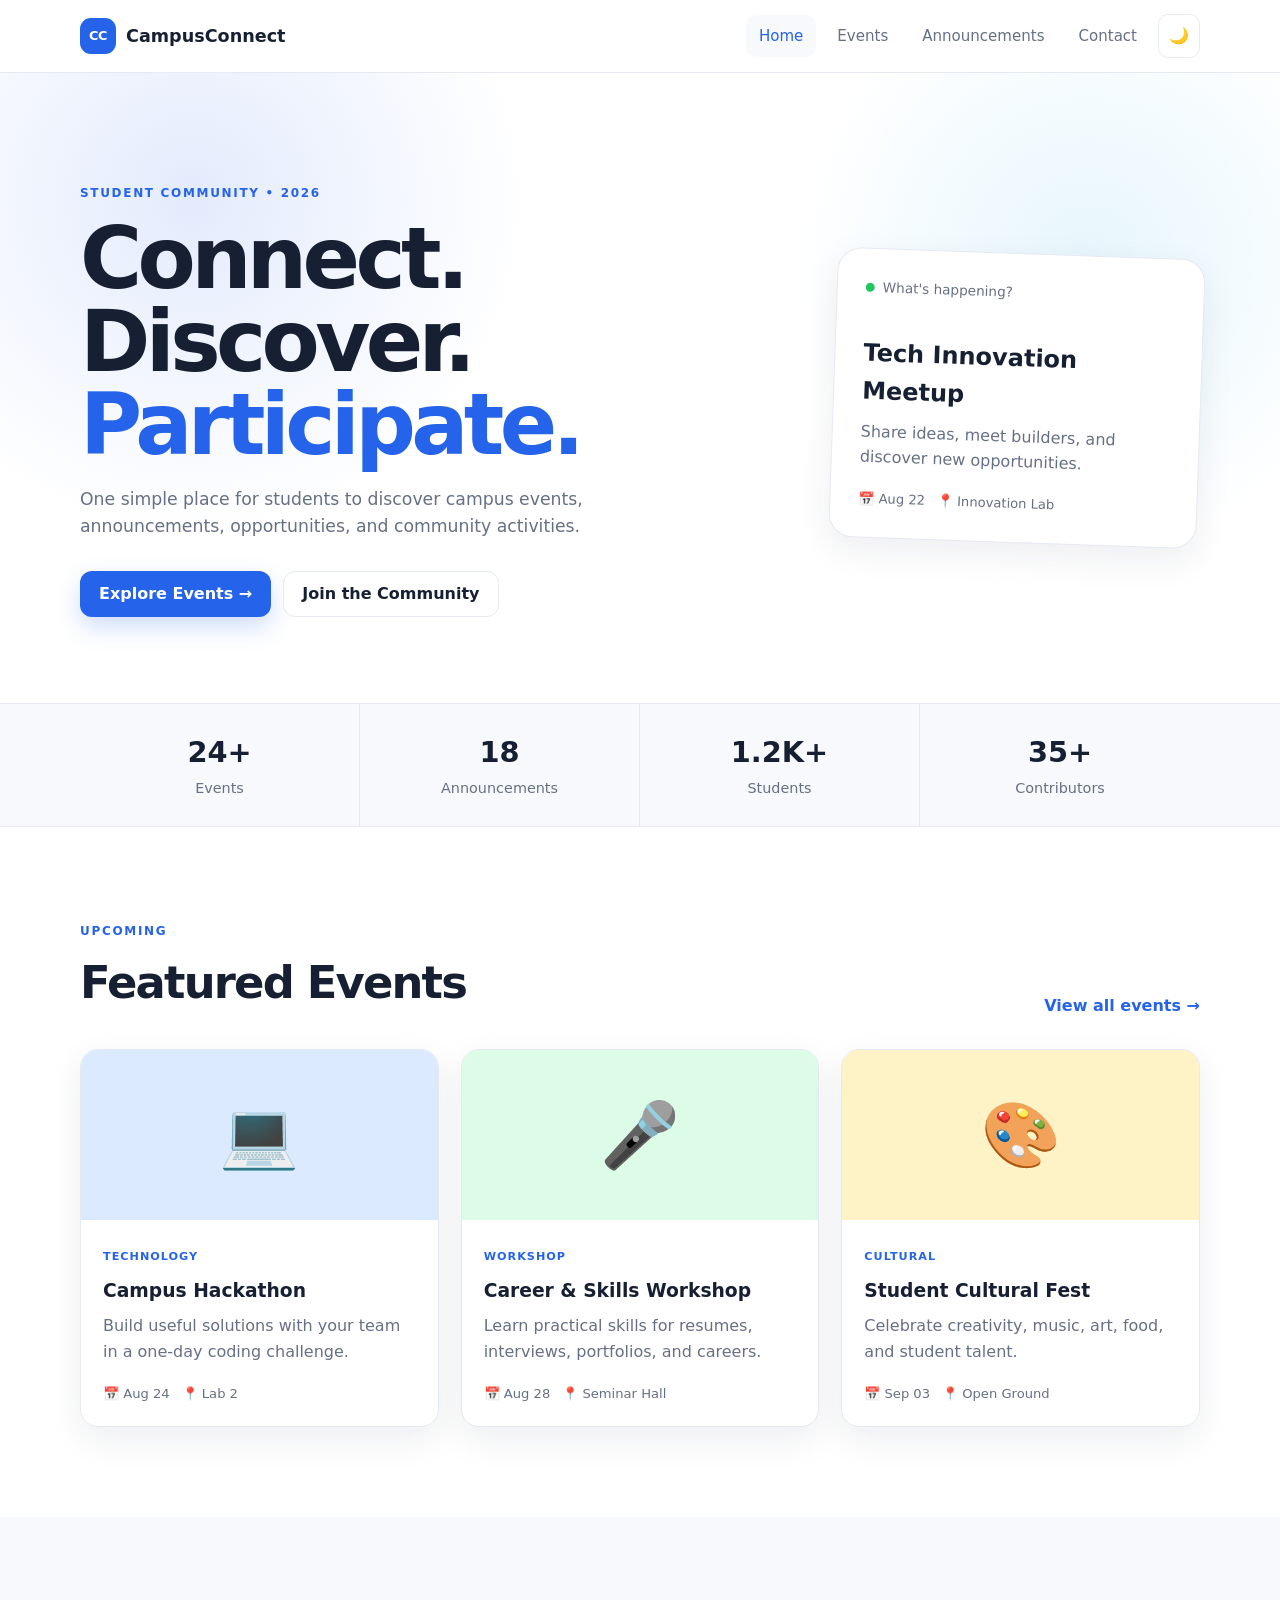
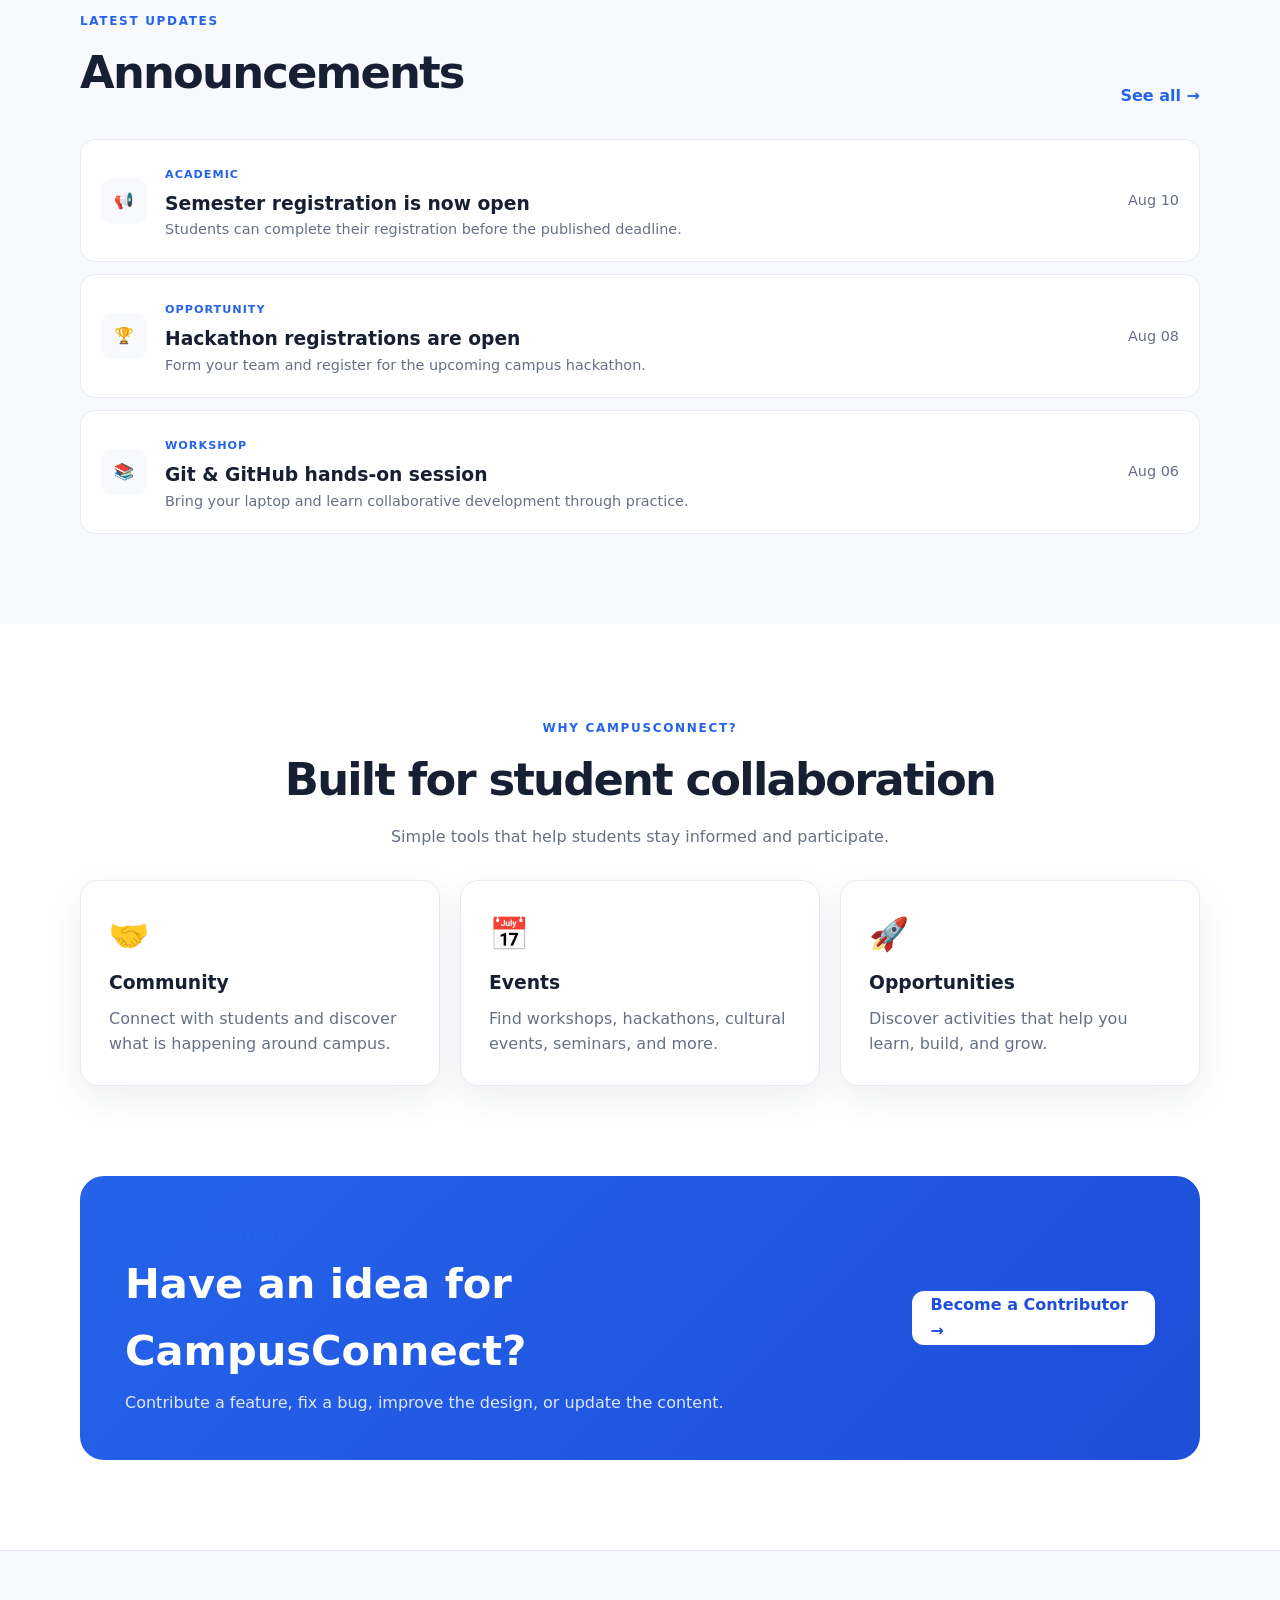
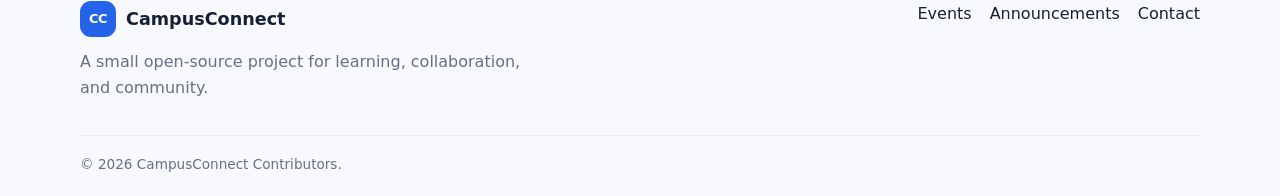
<file: index.html>
<!DOCTYPE html>
<html lang="en">
<head>
  <meta charset="UTF-8">
  <meta name="viewport" content="width=device-width, initial-scale=1.0">
  <meta name="description" content="CampusConnect - A simple student community platform.">
  <title>CampusConnect | Student Community</title>
  <link rel="stylesheet" href="style.css">
</head>
<body>
  <header class="site-header">
    <nav class="navbar container">
      <a class="brand" href="index.html" aria-label="CampusConnect Home">
        <span class="brand-mark">CC</span>
        <span>CampusConnect</span>
      </a>

      <button class="menu-toggle" id="menuToggle" aria-label="Open navigation" aria-expanded="false">☰</button>

      <div class="nav-links" id="navLinks">
        <a class="active" href="index.html">Home</a>
        <a href="pages/events.html">Events</a>
        <a href="pages/announcements.html">Announcements</a>
        <a href="pages/contact.html">Contact</a>
        <button class="theme-toggle" id="themeToggle" aria-label="Toggle dark mode">🌙</button>
      </div>
    </nav>
  </header>

  <main>
    <section class="hero">
      <div class="container hero-content">
        <div class="hero-copy">
          <span class="eyebrow">STUDENT COMMUNITY • 2026</span>
          <h1>Connect. Discover. <span>Participate.</span></h1>
          <p>
            One simple place for students to discover campus events,
            announcements, opportunities, and community activities.
          </p>
          <div class="hero-actions">
            <a class="btn btn-primary" href="pages/events.html">Explore Events →</a>
            <a class="btn btn-secondary" href="pages/contact.html">Join the Community</a>
          </div>
        </div>

        <div class="hero-card">
          <div class="hero-card-top">
            <span class="status-dot"></span>
            <span>What's happening?</span>
          </div>
          <h3>Tech Innovation Meetup</h3>
          <p>Share ideas, meet builders, and discover new opportunities.</p>
          <div class="event-meta">
            <span>📅 Aug 22</span>
            <span>📍 Innovation Lab</span>
          </div>
        </div>
      </div>
    </section>

    <section class="stats-section">
      <div class="container stats-grid">
        <div class="stat-card"><strong>24+</strong><span>Events</span></div>
        <div class="stat-card"><strong>18</strong><span>Announcements</span></div>
        <div class="stat-card"><strong>1.2K+</strong><span>Students</span></div>
        <div class="stat-card"><strong>35+</strong><span>Contributors</span></div>
      </div>
    </section>

    <section class="section container">
      <div class="section-heading">
        <div>
          <span class="eyebrow">UPCOMING</span>
          <h2>Featured Events</h2>
        </div>
        <a class="text-link" href="pages/events.html">View all events →</a>
      </div>

      <div class="card-grid">
        <article class="event-card">
          <div class="card-banner banner-one">💻</div>
          <div class="card-body">
            <span class="tag">TECHNOLOGY</span>
            <h3>Campus Hackathon</h3>
            <p>Build useful solutions with your team in a one-day coding challenge.</p>
            <div class="event-meta"><span>📅 Aug 24</span><span>📍 Lab 2</span></div>
          </div>
        </article>

        <article class="event-card">
          <div class="card-banner banner-two">🎤</div>
          <div class="card-body">
            <span class="tag">WORKSHOP</span>
            <h3>Career &amp; Skills Workshop</h3>
            <p>Learn practical skills for resumes, interviews, portfolios, and careers.</p>
            <div class="event-meta"><span>📅 Aug 28</span><span>📍 Seminar Hall</span></div>
          </div>
        </article>

        <article class="event-card">
          <div class="card-banner banner-three">🎨</div>
          <div class="card-body">
            <span class="tag">CULTURAL</span>
            <h3>Student Cultural Fest</h3>
            <p>Celebrate creativity, music, art, food, and student talent.</p>
            <div class="event-meta"><span>📅 Sep 03</span><span>📍 Open Ground</span></div>
          </div>
        </article>
      </div>
    </section>

    <section class="section section-soft">
      <div class="container">
        <div class="section-heading">
          <div>
            <span class="eyebrow">LATEST UPDATES</span>
            <h2>Announcements</h2>
          </div>
          <a class="text-link" href="pages/announcements.html">See all →</a>
        </div>

        <div class="announcement-list">
          <article class="announcement">
            <span class="announcement-icon">📢</span>
            <div>
              <span class="tag">ACADEMIC</span>
              <h3>Semester registration is now open</h3>
              <p>Students can complete their registration before the published deadline.</p>
            </div>
            <time datetime="2026-08-10">Aug 10</time>
          </article>

          <article class="announcement">
            <span class="announcement-icon">🏆</span>
            <div>
              <span class="tag">OPPORTUNITY</span>
              <h3>Hackathon registrations are open</h3>
              <p>Form your team and register for the upcoming campus hackathon.</p>
            </div>
            <time datetime="2026-08-08">Aug 08</time>
          </article>

          <article class="announcement">
            <span class="announcement-icon">📚</span>
            <div>
              <span class="tag">WORKSHOP</span>
              <h3>Git &amp; GitHub hands-on session</h3>
              <p>Bring your laptop and learn collaborative development through practice.</p>
            </div>
            <time datetime="2026-08-06">Aug 06</time>
          </article>
        </div>
      </div>
    </section>

    <section class="section container">
      <div class="section-heading centered">
        <span class="eyebrow">WHY CAMPUSCONNECT?</span>
        <h2>Built for student collaboration</h2>
        <p>Simple tools that help students stay informed and participate.</p>
      </div>

      <div class="feature-grid">
        <article class="feature-card"><span>🤝</span><h3>Community</h3><p>Connect with students and discover what is happening around campus.</p></article>
        <article class="feature-card"><span>📅</span><h3>Events</h3><p>Find workshops, hackathons, cultural events, seminars, and more.</p></article>
        <article class="feature-card"><span>🚀</span><h3>Opportunities</h3><p>Discover activities that help you learn, build, and grow.</p></article>
      </div>
    </section>

    <section class="section cta-section">
      <div class="container cta">
        <div>
          <span class="eyebrow">OPEN TO EVERYONE</span>
          <h2>Have an idea for CampusConnect?</h2>
          <p>Contribute a feature, fix a bug, improve the design, or update the content.</p>
        </div>
        <a class="btn btn-light" href="pages/contact.html">Become a Contributor →</a>
      </div>
    </section>
  </main>

  <footer class="footer">
    <div class="container footer-content">
      <div>
        <a class="brand footer-brand" href="index.html"><span class="brand-mark">CC</span><span>CampusConnect</span></a>
        <p>A small open-source project for learning, collaboration, and community.</p>
      </div>
      <div class="footer-links">
        <a href="pages/events.html">Events</a>
        <a href="pages/announcements.html">Announcements</a>
        <a href="pages/contact.html">Contact</a>
      </div>
    </div>
    <div class="container copyright">© <span id="currentYear"></span> CampusConnect Contributors.</div>
  </footer>

  <script src="script.js"></script>
</body>
</html>
</file>
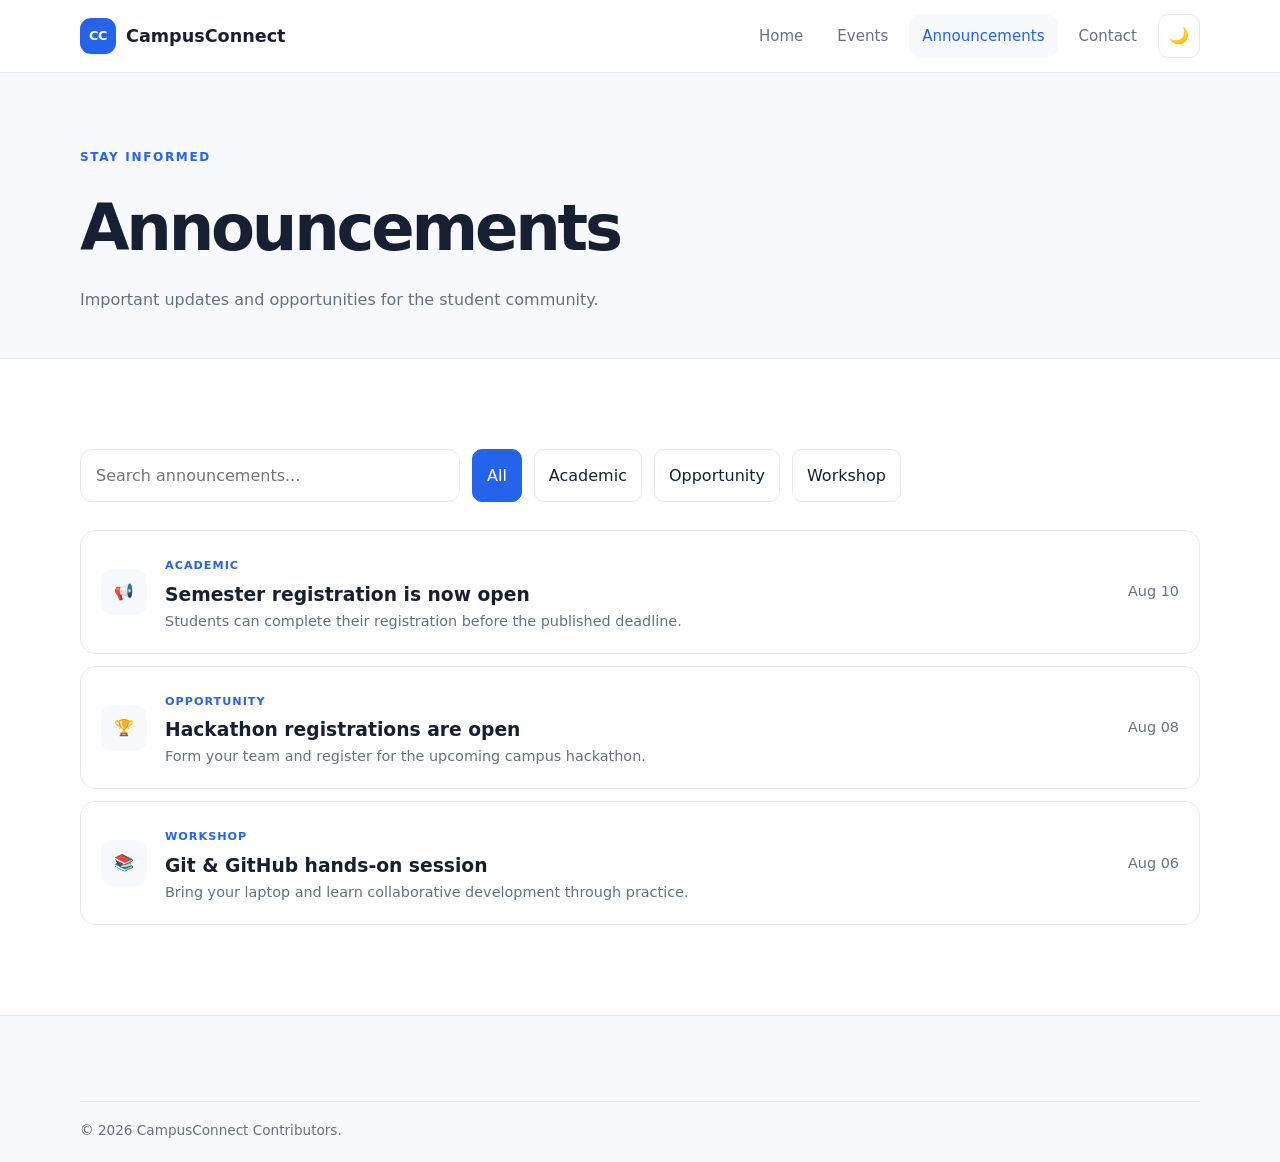
<file: pages/announcements.html>
<!DOCTYPE html>
<html lang="en">
<head>
  <meta charset="UTF-8">
  <meta name="viewport" content="width=device-width, initial-scale=1.0">
  <title>Announcements | CampusConnect</title>
  <link rel="stylesheet" href="../style.css">
</head>
<body>
  <header class="site-header">
    <nav class="navbar container">
      <a class="brand" href="../index.html"><span class="brand-mark">CC</span><span>CampusConnect</span></a>
      <button class="menu-toggle" id="menuToggle" aria-label="Open navigation">☰</button>
      <div class="nav-links" id="navLinks">
        <a href="../index.html">Home</a>
        <a href="events.html">Events</a>
        <a class="active" href="announcements.html">Announcements</a>
        <a href="contact.html">Contact</a>
        <button class="theme-toggle" id="themeToggle" aria-label="Toggle dark mode">🌙</button>
      </div>
    </nav>
  </header>

  <main>
    <section class="page-hero">
      <div class="container">
        <span class="eyebrow">STAY INFORMED</span>
        <h1>Announcements</h1>
        <p>Important updates and opportunities for the student community.</p>
      </div>
    </section>

    <section class="section container">
      <div class="toolbar">
        <input class="field" type="search" data-search placeholder="Search announcements...">
        <button class="filter-btn active" data-filter="all">All</button>
        <button class="filter-btn" data-filter="academic">Academic</button>
        <button class="filter-btn" data-filter="opportunity">Opportunity</button>
        <button class="filter-btn" data-filter="workshop">Workshop</button>
      </div>

      <div class="announcement-list">
        <article class="announcement" data-item data-category="academic">
          <span class="announcement-icon">📢</span>
          <div><span class="tag">ACADEMIC</span><h3>Semester registration is now open</h3><p>Students can complete their registration before the published deadline.</p></div>
          <time>Aug 10</time>
        </article>

        <article class="announcement" data-item data-category="opportunity">
          <span class="announcement-icon">🏆</span>
          <div><span class="tag">OPPORTUNITY</span><h3>Hackathon registrations are open</h3><p>Form your team and register for the upcoming campus hackathon.</p></div>
          <time>Aug 08</time>
        </article>

        <article class="announcement" data-item data-category="workshop">
          <span class="announcement-icon">📚</span>
          <div><span class="tag">WORKSHOP</span><h3>Git &amp; GitHub hands-on session</h3><p>Bring your laptop and learn collaborative development through practice.</p></div>
          <time>Aug 06</time>
        </article>
      </div>
    </section>
  </main>

  <footer class="footer">
    <div class="container copyright">© <span id="currentYear"></span> CampusConnect Contributors.</div>
  </footer>
  <script src="../script.js"></script>
</body>
</html>
</file>
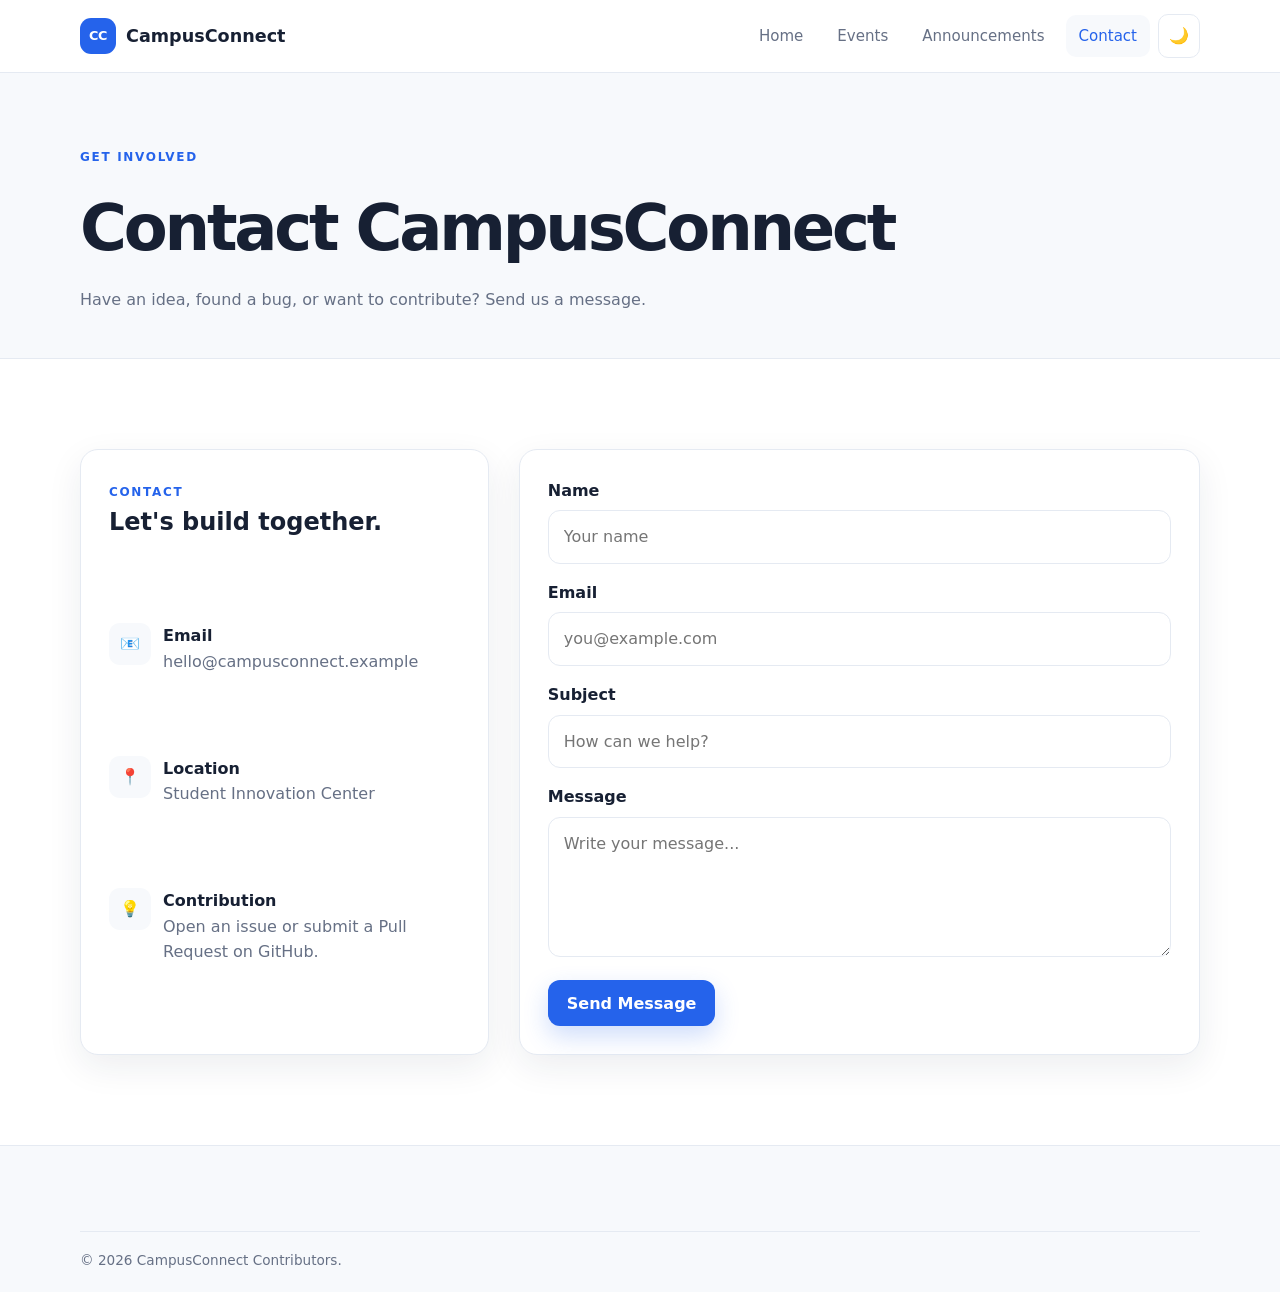
<file: pages/contact.html>
<!DOCTYPE html>
<html lang="en">
<head>
  <meta charset="UTF-8">
  <meta name="viewport" content="width=device-width, initial-scale=1.0">
  <title>Contact | CampusConnect</title>
  <link rel="stylesheet" href="../style.css">
</head>
<body>
  <header class="site-header">
    <nav class="navbar container">
      <a class="brand" href="../index.html"><span class="brand-mark">CC</span><span>CampusConnect</span></a>
      <button class="menu-toggle" id="menuToggle" aria-label="Open navigation">☰</button>
      <div class="nav-links" id="navLinks">
        <a href="../index.html">Home</a>
        <a href="events.html">Events</a>
        <a href="announcements.html">Announcements</a>
        <a class="active" href="contact.html">Contact</a>
        <button class="theme-toggle" id="themeToggle" aria-label="Toggle dark mode">🌙</button>
      </div>
    </nav>
  </header>

  <main>
    <section class="page-hero">
      <div class="container">
        <span class="eyebrow">GET INVOLVED</span>
        <h1>Contact CampusConnect</h1>
        <p>Have an idea, found a bug, or want to contribute? Send us a message.</p>
      </div>
    </section>

    <section class="section container">
      <div class="contact-grid">
        <aside class="contact-info">
          <div>
            <span class="eyebrow">CONTACT</span>
            <h2>Let's build together.</h2>
          </div>
          <div class="contact-item"><span>📧</span><div><strong>Email</strong><p>hello@campusconnect.example</p></div></div>
          <div class="contact-item"><span>📍</span><div><strong>Location</strong><p>Student Innovation Center</p></div></div>
          <div class="contact-item"><span>💡</span><div><strong>Contribution</strong><p>Open an issue or submit a Pull Request on GitHub.</p></div></div>
        </aside>

        <form class="form-card" id="contactForm">
          <div class="form-group">
            <label for="name">Name</label>
            <input class="field" id="name" type="text" placeholder="Your name" required>
          </div>
          <div class="form-group">
            <label for="email">Email</label>
            <input class="field" id="email" type="email" placeholder="you@example.com" required>
          </div>
          <div class="form-group">
            <label for="subject">Subject</label>
            <input class="field" id="subject" type="text" placeholder="How can we help?" required>
          </div>
          <div class="form-group">
            <label for="message">Message</label>
            <textarea class="field" id="message" placeholder="Write your message..." required></textarea>
          </div>
          <button class="btn btn-primary" type="submit">Send Message</button>
          <div id="formMessage" class="form-message" role="status"></div>
        </form>
      </div>
    </section>
  </main>

  <footer class="footer">
    <div class="container copyright">© <span id="currentYear"></span> CampusConnect Contributors.</div>
  </footer>
  <script src="../script.js"></script>
</body>
</html>
</file>
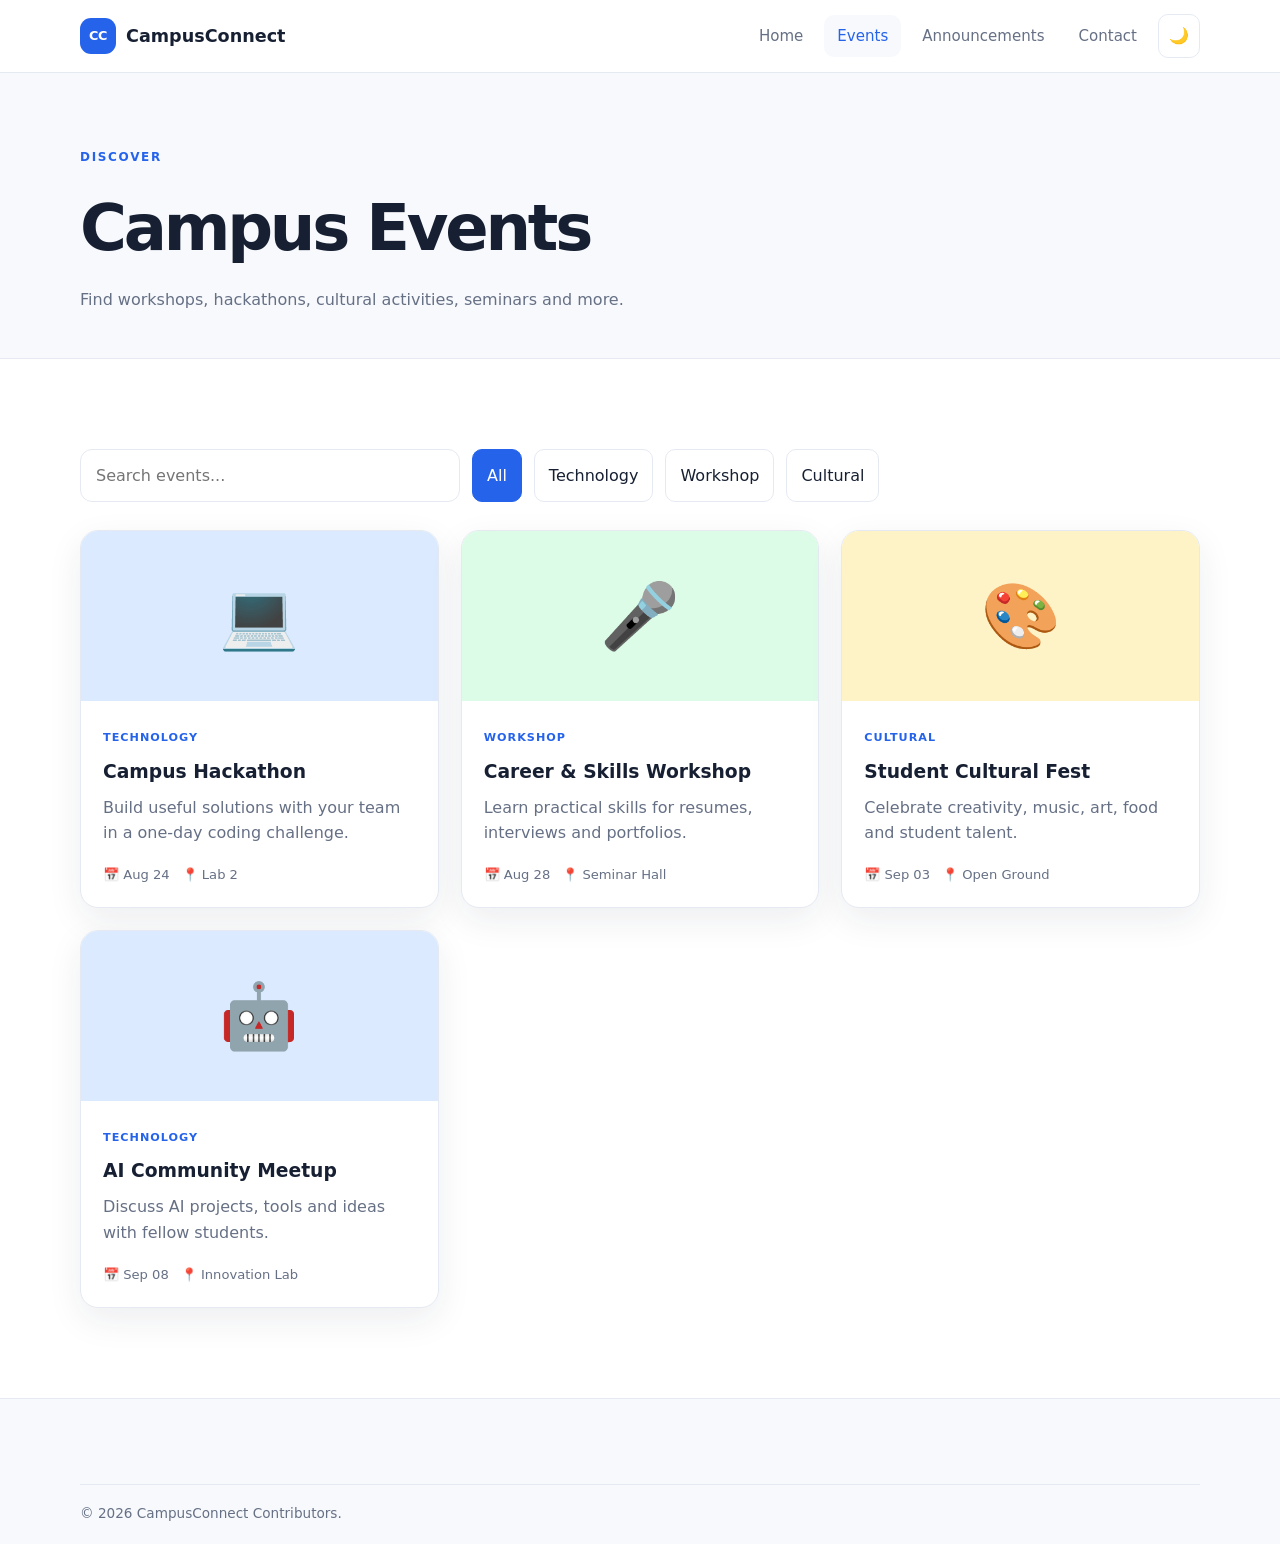
<file: pages/events.html>
<!DOCTYPE html>
<html lang="en">
<head>
  <meta charset="UTF-8">
  <meta name="viewport" content="width=device-width, initial-scale=1.0">
  <title>Events | CampusConnect</title>
  <link rel="stylesheet" href="../style.css">
</head>
<body>
  <header class="site-header">
    <nav class="navbar container">
      <a class="brand" href="../index.html"><span class="brand-mark">CC</span><span>CampusConnect</span></a>
      <button class="menu-toggle" id="menuToggle" aria-label="Open navigation">☰</button>
      <div class="nav-links" id="navLinks">
        <a href="../index.html">Home</a>
        <a class="active" href="events.html">Events</a>
        <a href="announcements.html">Announcements</a>
        <a href="contact.html">Contact</a>
        <button class="theme-toggle" id="themeToggle" aria-label="Toggle dark mode">🌙</button>
      </div>
    </nav>
  </header>

  <main>
    <section class="page-hero">
      <div class="container">
        <span class="eyebrow">DISCOVER</span>
        <h1>Campus Events</h1>
        <p>Find workshops, hackathons, cultural activities, seminars and more.</p>
      </div>
    </section>

    <section class="section container">
      <div class="toolbar">
        <input class="field" type="search" data-search placeholder="Search events...">
        <button class="filter-btn active" data-filter="all">All</button>
        <button class="filter-btn" data-filter="technology">Technology</button>
        <button class="filter-btn" data-filter="workshop">Workshop</button>
        <button class="filter-btn" data-filter="cultural">Cultural</button>
      </div>

      <div class="card-grid">
        <article class="event-card" data-item data-category="technology">
          <div class="card-banner banner-one">💻</div>
          <div class="card-body">
            <span class="tag">TECHNOLOGY</span>
            <h3>Campus Hackathon</h3>
            <p>Build useful solutions with your team in a one-day coding challenge.</p>
            <div class="event-meta"><span>📅 Aug 24</span><span>📍 Lab 2</span></div>
          </div>
        </article>

        <article class="event-card" data-item data-category="workshop">
          <div class="card-banner banner-two">🎤</div>
          <div class="card-body">
            <span class="tag">WORKSHOP</span>
            <h3>Career &amp; Skills Workshop</h3>
            <p>Learn practical skills for resumes, interviews and portfolios.</p>
            <div class="event-meta"><span>📅 Aug 28</span><span>📍 Seminar Hall</span></div>
          </div>
        </article>

        <article class="event-card" data-item data-category="cultural">
          <div class="card-banner banner-three">🎨</div>
          <div class="card-body">
            <span class="tag">CULTURAL</span>
            <h3>Student Cultural Fest</h3>
            <p>Celebrate creativity, music, art, food and student talent.</p>
            <div class="event-meta"><span>📅 Sep 03</span><span>📍 Open Ground</span></div>
          </div>
        </article>

        <article class="event-card" data-item data-category="technology">
          <div class="card-banner banner-one">🤖</div>
          <div class="card-body">
            <span class="tag">TECHNOLOGY</span>
            <h3>AI Community Meetup</h3>
            <p>Discuss AI projects, tools and ideas with fellow students.</p>
            <div class="event-meta"><span>📅 Sep 08</span><span>📍 Innovation Lab</span></div>
          </div>
        </article>
      </div>
    </section>
  </main>

  <footer class="footer">
    <div class="container copyright">© <span id="currentYear"></span> CampusConnect Contributors.</div>
  </footer>
  <script src="../script.js"></script>
</body>
</html>
</file>
<file: style.css>
/* =========================================================
   CampusConnect - Global Styles
   Beginner-friendly, responsive and easy to modify.
   ========================================================= */

:root {
  --primary: #2563eb;
  --primary-dark: #1d4ed8;
  --text: #172033;
  --muted: #667085;
  --bg: #ffffff;
  --surface: #f7f9fc;
  --card: #ffffff;
  --border: #e5eaf2;
  --shadow: 0 12px 35px rgba(25, 40, 70, 0.08);
  --radius: 18px;
}

body.dark {
  --text: #f3f6fb;
  --muted: #aab4c5;
  --bg: #0f172a;
  --surface: #162033;
  --card: #172235;
  --border: #2b3950;
  --shadow: 0 12px 35px rgba(0, 0, 0, 0.25);
}

* {
  box-sizing: border-box;
  margin: 0;
  padding: 0;
}

html {
  scroll-behavior: smooth;
}

body {
  font-family: Inter, ui-sans-serif, system-ui, -apple-system, BlinkMacSystemFont, "Segoe UI", sans-serif;
  background: var(--bg);
  color: var(--text);
  line-height: 1.6;
  transition: background 0.25s ease, color 0.25s ease;
}

a {
  color: inherit;
  text-decoration: none;
}

button,
input,
textarea,
select {
  font: inherit;
}

button,
.btn {
  cursor: pointer;
}

.container {
  width: min(1120px, calc(100% - 40px));
  margin-inline: auto;
}

/* Header */
.site-header {
  position: sticky;
  top: 0;
  z-index: 100;
  background: color-mix(in srgb, var(--bg) 92%, transparent);
  backdrop-filter: blur(14px);
  border-bottom: 1px solid var(--border);
}

.navbar {
  min-height: 72px;
  display: flex;
  align-items: center;
  justify-content: space-between;
}

.brand {
  display: inline-flex;
  align-items: center;
  gap: 10px;
  font-weight: 800;
  font-size: 1.1rem;
}

.brand-mark {
  width: 36px;
  height: 36px;
  display: grid;
  place-items: center;
  border-radius: 11px;
  background: var(--primary);
  color: white;
  font-size: 0.8rem;
  letter-spacing: -0.04em;
}

.nav-links {
  display: flex;
  align-items: center;
  gap: 8px;
}

.nav-links a {
  padding: 9px 13px;
  color: var(--muted);
  border-radius: 10px;
  font-size: 0.94rem;
}

.nav-links a:hover,
.nav-links a.active {
  color: var(--primary);
  background: var(--surface);
}

.theme-toggle,
.menu-toggle {
  border: 1px solid var(--border);
  background: var(--card);
  color: var(--text);
  border-radius: 10px;
  padding: 8px 10px;
}

.menu-toggle {
  display: none;
}

/* Hero */
.hero {
  padding: 90px 0 70px;
  background:
    radial-gradient(circle at 15% 20%, rgba(37, 99, 235, 0.13), transparent 28%),
    radial-gradient(circle at 85% 30%, rgba(14, 165, 233, 0.10), transparent 25%);
}

.hero-content {
  min-height: 470px;
  display: grid;
  grid-template-columns: 1.3fr 0.7fr;
  gap: 70px;
  align-items: center;
}

.eyebrow {
  color: var(--primary);
  font-size: 0.75rem;
  font-weight: 800;
  letter-spacing: 0.14em;
}

.hero h1 {
  max-width: 760px;
  margin: 12px 0 20px;
  font-size: clamp(2.7rem, 7vw, 5.3rem);
  line-height: 0.98;
  letter-spacing: -0.055em;
}

.hero h1 span {
  color: var(--primary);
}

.hero-copy > p {
  max-width: 650px;
  color: var(--muted);
  font-size: 1.08rem;
}

.hero-actions {
  display: flex;
  gap: 12px;
  flex-wrap: wrap;
  margin-top: 30px;
}

.btn {
  display: inline-flex;
  align-items: center;
  justify-content: center;
  min-height: 46px;
  padding: 0 18px;
  border-radius: 12px;
  font-weight: 750;
  border: 1px solid transparent;
  transition: transform 0.2s ease, box-shadow 0.2s ease;
}

.btn:hover {
  transform: translateY(-2px);
}

.btn-primary {
  background: var(--primary);
  color: white;
  box-shadow: 0 10px 25px rgba(37, 99, 235, 0.22);
}

.btn-primary:hover {
  background: var(--primary-dark);
}

.btn-secondary {
  border-color: var(--border);
  background: var(--card);
}

.btn-light {
  background: white;
  color: #1d4ed8;
}

.hero-card {
  background: var(--card);
  border: 1px solid var(--border);
  border-radius: 24px;
  padding: 28px;
  box-shadow: var(--shadow);
  transform: rotate(2deg);
}

.hero-card:hover {
  transform: rotate(0deg) translateY(-4px);
}

.hero-card-top {
  display: flex;
  align-items: center;
  gap: 8px;
  color: var(--muted);
  font-size: 0.85rem;
}

.status-dot {
  width: 9px;
  height: 9px;
  border-radius: 50%;
  background: #22c55e;
}

.hero-card h3 {
  margin: 35px 0 8px;
  font-size: 1.5rem;
}

.hero-card p {
  color: var(--muted);
}

/* Stats */
.stats-section {
  border-block: 1px solid var(--border);
  background: var(--surface);
}

.stats-grid {
  display: grid;
  grid-template-columns: repeat(4, 1fr);
}

.stat-card {
  padding: 25px;
  text-align: center;
  border-right: 1px solid var(--border);
}

.stat-card:last-child {
  border-right: 0;
}

.stat-card strong {
  display: block;
  font-size: 1.8rem;
}

.stat-card span {
  color: var(--muted);
  font-size: 0.9rem;
}

/* Sections */
.section {
  padding: 90px 0;
}

.section-soft {
  background: var(--surface);
}

.section-heading {
  display: flex;
  align-items: end;
  justify-content: space-between;
  gap: 20px;
  margin-bottom: 30px;
}

.section-heading h2 {
  margin-top: 5px;
  font-size: clamp(1.9rem, 4vw, 2.8rem);
  letter-spacing: -0.04em;
}

.section-heading p {
  color: var(--muted);
}

.section-heading.centered {
  display: block;
  text-align: center;
}

.section-heading.centered p {
  margin-top: 8px;
}

.text-link {
  color: var(--primary);
  font-weight: 700;
}

/* Cards */
.card-grid {
  display: grid;
  grid-template-columns: repeat(3, 1fr);
  gap: 22px;
}

.event-card,
.feature-card,
.page-card {
  background: var(--card);
  border: 1px solid var(--border);
  border-radius: var(--radius);
  overflow: hidden;
  box-shadow: var(--shadow);
}

.card-banner {
  min-height: 170px;
  display: grid;
  place-items: center;
  font-size: 4rem;
}

.banner-one { background: #dbeafe; }
.banner-two { background: #dcfce7; }
.banner-three { background: #fef3c7; }

.card-body {
  padding: 22px;
}

.card-body h3,
.feature-card h3 {
  margin: 8px 0;
}

.card-body p,
.feature-card p {
  color: var(--muted);
}

.tag {
  color: var(--primary);
  font-size: 0.7rem;
  font-weight: 800;
  letter-spacing: 0.09em;
}

.event-meta {
  display: flex;
  flex-wrap: wrap;
  gap: 12px;
  margin-top: 18px;
  color: var(--muted);
  font-size: 0.82rem;
}

/* Announcements */
.announcement-list {
  display: grid;
  gap: 12px;
}

.announcement {
  display: grid;
  grid-template-columns: auto 1fr auto;
  gap: 18px;
  align-items: center;
  padding: 20px;
  background: var(--card);
  border: 1px solid var(--border);
  border-radius: 15px;
}

.announcement-icon {
  width: 46px;
  height: 46px;
  display: grid;
  place-items: center;
  border-radius: 12px;
  background: var(--surface);
}

.announcement h3 {
  margin-top: 3px;
}

.announcement p,
.announcement time {
  color: var(--muted);
  font-size: 0.9rem;
}

/* Features */
.feature-grid {
  display: grid;
  grid-template-columns: repeat(3, 1fr);
  gap: 20px;
}

.feature-card {
  padding: 28px;
}

.feature-card > span {
  font-size: 2rem;
}

/* CTA */
.cta-section {
  padding: 0 0 90px;
}

.cta {
  padding: 45px;
  display: flex;
  align-items: center;
  justify-content: space-between;
  gap: 25px;
  border-radius: 24px;
  color: white;
  background: linear-gradient(135deg, #2563eb, #1d4ed8);
}

.cta h2 {
  margin: 5px 0;
  font-size: clamp(1.8rem, 4vw, 2.6rem);
}

.cta p {
  opacity: 0.85;
}

/* Inner pages */
.page-hero {
  padding: 70px 0 45px;
  background: var(--surface);
  border-bottom: 1px solid var(--border);
}

.page-hero h1 {
  margin: 8px 0;
  font-size: clamp(2.3rem, 6vw, 4rem);
  letter-spacing: -0.05em;
}

.page-hero p {
  color: var(--muted);
  max-width: 650px;
}

.toolbar {
  display: flex;
  gap: 12px;
  flex-wrap: wrap;
  margin-bottom: 28px;
}

.field {
  width: 100%;
  padding: 13px 15px;
  color: var(--text);
  background: var(--card);
  border: 1px solid var(--border);
  border-radius: 12px;
  outline: none;
}

.toolbar .field {
  max-width: 380px;
}

.field:focus {
  border-color: var(--primary);
  box-shadow: 0 0 0 3px rgba(37, 99, 235, 0.1);
}

.filter-btn {
  padding: 10px 14px;
  border: 1px solid var(--border);
  background: var(--card);
  color: var(--text);
  border-radius: 10px;
}

.filter-btn.active {
  color: white;
  background: var(--primary);
  border-color: var(--primary);
}

.hidden {
  display: none !important;
}

/* Contact */
.contact-grid {
  display: grid;
  grid-template-columns: 0.75fr 1.25fr;
  gap: 30px;
}

.contact-info,
.form-card {
  padding: 28px;
  border: 1px solid var(--border);
  border-radius: var(--radius);
  background: var(--card);
  box-shadow: var(--shadow);
}

.contact-info {
  display: grid;
  gap: 20px;
}

.contact-item {
  display: grid;
  grid-template-columns: 42px 1fr;
  gap: 12px;
}

.contact-item > span {
  width: 42px;
  height: 42px;
  display: grid;
  place-items: center;
  border-radius: 11px;
  background: var(--surface);
}

.contact-item p {
  color: var(--muted);
}

.form-group {
  margin-bottom: 16px;
}

.form-group label {
  display: block;
  margin-bottom: 7px;
  font-weight: 700;
}

textarea.field {
  min-height: 140px;
  resize: vertical;
}

.form-message {
  margin-top: 15px;
  padding: 12px;
  border-radius: 10px;
  display: none;
}

.form-message.success {
  display: block;
  color: #166534;
  background: #dcfce7;
}

.form-message.error {
  display: block;
  color: #991b1b;
  background: #fee2e2;
}

/* Footer */
.footer {
  padding: 50px 0 20px;
  border-top: 1px solid var(--border);
  background: var(--surface);
}

.footer-content {
  display: flex;
  justify-content: space-between;
  gap: 30px;
}

.footer-content p {
  max-width: 450px;
  margin-top: 12px;
  color: var(--muted);
}

.footer-links {
  display: flex;
  gap: 18px;
  align-items: start;
}

.footer-links a:hover {
  color: var(--primary);
}

.copyright {
  margin-top: 35px;
  padding-top: 18px;
  border-top: 1px solid var(--border);
  color: var(--muted);
  font-size: 0.85rem;
}

/* Responsive */
@media (max-width: 850px) {
  .hero-content,
  .contact-grid {
    grid-template-columns: 1fr;
  }

  .hero-card {
    max-width: 500px;
    transform: none;
  }

  .card-grid,
  .feature-grid {
    grid-template-columns: 1fr 1fr;
  }
}

@media (max-width: 650px) {
  .container {
    width: min(100% - 28px, 1120px);
  }

  .menu-toggle {
    display: block;
  }

  .nav-links {
    display: none;
    position: absolute;
    left: 14px;
    right: 14px;
    top: 66px;
    padding: 12px;
    flex-direction: column;
    align-items: stretch;
    background: var(--card);
    border: 1px solid var(--border);
    border-radius: 14px;
    box-shadow: var(--shadow);
  }

  .nav-links.open {
    display: flex;
  }

  .nav-links a,
  .theme-toggle {
    width: 100%;
    text-align: center;
  }

  .hero {
    padding: 65px 0;
  }

  .hero-content {
    gap: 40px;
  }

  .stats-grid {
    grid-template-columns: 1fr 1fr;
  }

  .stat-card {
    border-bottom: 1px solid var(--border);
  }

  .stat-card:nth-child(2) {
    border-right: 0;
  }

  .card-grid,
  .feature-grid {
    grid-template-columns: 1fr;
  }

  .section {
    padding: 65px 0;
  }

  .section-heading {
    align-items: start;
    flex-direction: column;
  }

  .announcement {
    grid-template-columns: auto 1fr;
  }

  .announcement time {
    grid-column: 2;
  }

  .cta,
  .footer-content {
    flex-direction: column;
    align-items: flex-start;
  }

  .footer-links {
    flex-wrap: wrap;
  }
}
</file>
